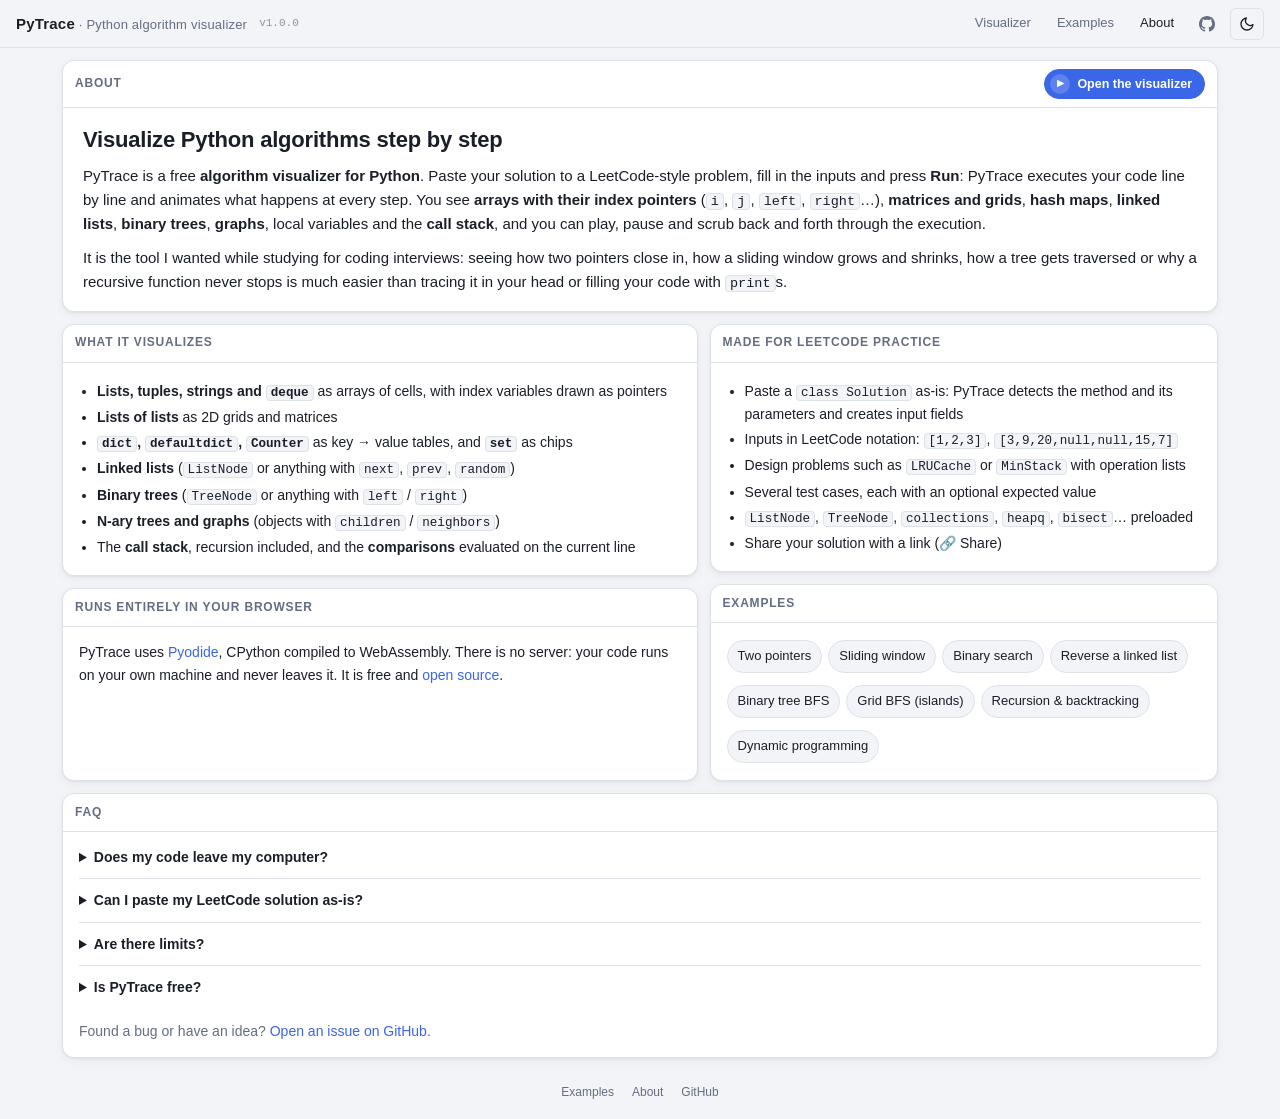
<file: about/index.html>
<!DOCTYPE html>
<html lang="en">
<head>
<meta charset="utf-8">
<meta name="viewport" content="width=device-width, initial-scale=1">
<title>About PyTrace – Step-by-Step Python Algorithm Visualizer</title>
<meta name="description" content="PyTrace runs your Python code line by line and animates arrays with pointers, matrices, linked lists, trees, graphs and the call stack. Free, in your browser.">
<link rel="canonical" href="https://pytrace.app/about/">
<link rel="icon" href="/assets/favicon.svg" type="image/svg+xml">
<link rel="icon" href="/assets/favicon.ico" sizes="32x32">
<link rel="apple-touch-icon" href="/assets/apple-touch-icon.png">
<meta property="og:type" content="website">
<meta property="og:site_name" content="PyTrace">
<meta property="og:url" content="https://pytrace.app/about/">
<meta property="og:title" content="About PyTrace – Step-by-Step Python Algorithm Visualizer">
<meta property="og:description" content="PyTrace runs your Python code line by line and animates arrays with pointers, matrices, linked lists, trees, graphs and the call stack. Free, in your browser.">
<meta property="og:image" content="https://pytrace.app/assets/og.png">
<meta property="og:image:width" content="1200">
<meta property="og:image:height" content="630">
<meta name="twitter:card" content="summary_large_image">
<script>
  // same theme logic as the visualizer: saved choice, else the OS preference (before first paint)
  (() => {
    let t = null;
    try { t = JSON.parse(localStorage.getItem("viz.state.v1") || "{}").theme; } catch (e) {}
    if (t !== "light" && t !== "dark") t = matchMedia("(prefers-color-scheme: light)").matches ? "light" : "dark";
    document.documentElement.dataset.theme = t;
  })();
</script>
<link rel="stylesheet" href="/assets/site.css">
<script type="application/ld+json">
{
 "@context": "https://schema.org",
 "@graph": [
  {
   "@type": "AboutPage",
   "name": "About PyTrace – Step-by-Step Python Algorithm Visualizer",
   "description": "PyTrace runs your Python code line by line and animates arrays with pointers, matrices, linked lists, trees, graphs and the call stack. Free, in your browser.",
   "url": "https://pytrace.app/about/",
   "about": {
    "@id": "https://pytrace.app/#app"
   }
  },
  {
   "@type": "FAQPage",
   "mainEntity": [
    {
     "@type": "Question",
     "name": "Does my code leave my computer?",
     "acceptedAnswer": {
      "@type": "Answer",
      "text": "No. PyTrace runs CPython compiled to WebAssembly (Pyodide) inside your browser tab. There is no server, and your code, test cases and layout are only saved in your browser's localStorage."
     }
    },
    {
     "@type": "Question",
     "name": "Can I paste my LeetCode solution as-is?",
     "acceptedAnswer": {
      "@type": "Answer",
      "text": "Yes. Write it in the usual class Solution format (plain functions and scripts work too). PyTrace detects the method parameters and creates input fields. ListNode and TreeNode inputs use LeetCode notation such as [1,2,3] or [3,9,20,null,null,15,7], and common imports like collections, heapq and bisect are preloaded."
     }
    },
    {
     "@type": "Question",
     "name": "Are there limits?",
     "acceptedAnswer": {
      "@type": "Answer",
      "text": "Each run records up to 5,000 steps, and visualizations are capped (arrays up to 80 cells, matrices up to 40×40). It is meant for small inputs, not for measuring performance. Threads, subprocesses and sockets are not available."
     }
    },
    {
     "@type": "Question",
     "name": "Is PyTrace free?",
     "acceptedAnswer": {
      "@type": "Answer",
      "text": "Yes. PyTrace is free, open source and needs no sign-up."
     }
    }
   ]
  },
  {
   "@type": "BreadcrumbList",
   "itemListElement": [
    {
     "@type": "ListItem",
     "position": 1,
     "name": "PyTrace",
     "item": "https://pytrace.app/"
    },
    {
     "@type": "ListItem",
     "position": 2,
     "name": "About",
     "item": "https://pytrace.app/about/"
    }
   ]
  }
 ]
}
</script>
</head>
<body>
<header>
  <div class="logo"><a href="/">PyTrace</a><span class="tagline"> · Python algorithm visualizer</span></div>
  <span class="ver">v1.0.0</span>
  <nav>
    <a class="navlink" href="/">Visualizer</a><a class="navlink" href="/examples/">Examples</a><a class="navlink" href="/about/" aria-current="page">About</a>
    <a class="gh-link" href="https://github.com/arvazvi/pytrace" rel="noopener" title="Source code on GitHub" aria-label="PyTrace on GitHub"><svg viewBox="0 0 16 16" width="16" height="16" fill="currentColor" aria-hidden="true"><path d="M8 0C3.58 0 0 3.58 0 8c0 3.54 2.29 6.53 5.47 7.59.4.07.55-.17.55-.38 0-.19-.01-.82-.01-1.49-2.01.37-2.53-.49-2.69-.94-.09-.23-.48-.94-.82-1.13-.28-.15-.68-.52-.01-.53.63-.01 1.08.58 1.23.82.72 1.21 1.87.87 2.33.66.07-.52.28-.87.51-1.07-1.78-.2-3.64-.89-3.64-3.95 0-.87.31-1.59.82-2.15-.08-.2-.36-1.02.08-2.12 0 0 .67-.21 2.2.82.64-.18 1.32-.27 2-.27.68 0 1.36.09 2 .27 1.53-1.04 2.2-.82 2.2-.82.44 1.1.16 1.92.08 2.12.51.56.82 1.27.82 2.15 0 3.07-1.87 3.75-3.65 3.95.29.25.54.73.54 1.48 0 1.07-.01 1.93-.01 2.2 0 .21.15.46.55.38A8.013 8.013 0 0016 8c0-4.42-3.58-8-8-8z"/></svg></a>
    <button id="themeBtn" class="icon" aria-label="Toggle light/dark mode"><svg class="sun" viewBox="0 0 24 24" width="16" height="16" fill="none" stroke="currentColor" stroke-width="2" stroke-linecap="round"><circle cx="12" cy="12" r="4"/><path d="M12 2v2M12 20v2M4.93 4.93l1.41 1.41M17.66 17.66l1.41 1.41M2 12h2M20 12h2M4.93 19.07l1.41-1.41M17.66 6.34l1.41-1.41"/></svg><svg class="moon" viewBox="0 0 24 24" width="16" height="16" fill="none" stroke="currentColor" stroke-width="2" stroke-linecap="round" stroke-linejoin="round"><path d="M21 12.79A9 9 0 1 1 11.21 3 7 7 0 0 0 21 12.79z"/></svg></button>
  </nav>
</header>
<main>
<section class="card hero"><div class="card-head"><span class="label">About</span><span class="spacer"></span><a class="run" href="/"><span class="ico">▶</span>Open the visualizer</a></div><div class="card-body"><h1>Visualize Python algorithms step by step</h1><p>PyTrace is a free <strong>algorithm visualizer for Python</strong>. Paste your solution to a LeetCode-style problem, fill in the inputs and press <b>Run</b>: PyTrace executes your code line by line and animates what happens at every step. You see <strong>arrays with their index pointers</strong> (<code>i</code>, <code>j</code>, <code>left</code>, <code>right</code>…), <strong>matrices and grids</strong>, <strong>hash maps</strong>, <strong>linked lists</strong>, <strong>binary trees</strong>, <strong>graphs</strong>, local variables and the <strong>call stack</strong>, and you can play, pause and scrub back and forth through the execution.</p><p>It is the tool I wanted while studying for coding interviews: seeing how two pointers close in, how a sliding window grows and shrinks, how a tree gets traversed or why a recursive function never stops is much easier than tracing it in your head or filling your code with <code>print</code>s.</p></div></section>
<div class="cols-2"><div class="stack"><section class="card "><div class="card-head"><h2>What it visualizes</h2><span class="spacer"></span></div><div class="card-body"><ul>
<li><b>Lists, tuples, strings and <code>deque</code></b> as arrays of cells, with index variables drawn as pointers</li>
<li><b>Lists of lists</b> as 2D grids and matrices</li>
<li><b><code>dict</code>, <code>defaultdict</code>, <code>Counter</code></b> as key → value tables, and <b><code>set</code></b> as chips</li>
<li><b>Linked lists</b> (<code>ListNode</code> or anything with <code>next</code>, <code>prev</code>, <code>random</code>)</li>
<li><b>Binary trees</b> (<code>TreeNode</code> or anything with <code>left</code> / <code>right</code>)</li>
<li><b>N-ary trees and graphs</b> (objects with <code>children</code> / <code>neighbors</code>)</li>
<li>The <b>call stack</b>, recursion included, and the <b>comparisons</b> evaluated on the current line</li>
</ul></div></section><section class="card "><div class="card-head"><h2>Runs entirely in your browser</h2><span class="spacer"></span></div><div class="card-body"><p>PyTrace uses <a href="https://pyodide.org" rel="noopener">Pyodide</a>, CPython compiled to WebAssembly. There is no server: your code runs on your own machine and never leaves it. It is free and <a href="https://github.com/arvazvi/pytrace" rel="noopener">open source</a>.</p></div></section></div><div class="stack"><section class="card "><div class="card-head"><h2>Made for LeetCode practice</h2><span class="spacer"></span></div><div class="card-body"><ul>
<li>Paste a <code>class Solution</code> as-is: PyTrace detects the method and its parameters and creates input fields</li>
<li>Inputs in LeetCode notation: <code>[1,2,3]</code>, <code>[3,9,20,null,null,15,7]</code></li>
<li>Design problems such as <code>LRUCache</code> or <code>MinStack</code> with operation lists</li>
<li>Several test cases, each with an optional expected value</li>
<li><code>ListNode</code>, <code>TreeNode</code>, <code>collections</code>, <code>heapq</code>, <code>bisect</code>… preloaded</li>
<li>Share your solution with a link (🔗 Share)</li>
</ul></div></section><section class="card "><div class="card-head"><h2>Examples</h2><span class="spacer"></span></div><div class="card-body"><ul class="chips"><li><a href="/examples/two-pointers/">Two pointers</a></li><li><a href="/examples/sliding-window/">Sliding window</a></li><li><a href="/examples/binary-search/">Binary search</a></li><li><a href="/examples/reverse-linked-list/">Reverse a linked list</a></li><li><a href="/examples/binary-tree-level-order-traversal/">Binary tree BFS</a></li><li><a href="/examples/number-of-islands/">Grid BFS (islands)</a></li><li><a href="/examples/backtracking-subsets/">Recursion &amp; backtracking</a></li><li><a href="/examples/dynamic-programming-coin-change/">Dynamic programming</a></li></ul></div></section></div></div>
<section class="card "><div class="card-head"><h2>FAQ</h2><span class="spacer"></span></div><div class="card-body"><details><summary>Does my code leave my computer?</summary><p>No. PyTrace runs CPython compiled to WebAssembly (Pyodide) inside your browser tab. There is no server, and your code, test cases and layout are only saved in your browser&#x27;s localStorage.</p></details><details><summary>Can I paste my LeetCode solution as-is?</summary><p>Yes. Write it in the usual class Solution format (plain functions and scripts work too). PyTrace detects the method parameters and creates input fields. ListNode and TreeNode inputs use LeetCode notation such as [1,2,3] or [3,9,20,null,null,15,7], and common imports like collections, heapq and bisect are preloaded.</p></details><details><summary>Are there limits?</summary><p>Each run records up to 5,000 steps, and visualizations are capped (arrays up to 80 cells, matrices up to 40×40). It is meant for small inputs, not for measuring performance. Threads, subprocesses and sockets are not available.</p></details><details><summary>Is PyTrace free?</summary><p>Yes. PyTrace is free, open source and needs no sign-up.</p></details><p class="muted" style="margin-top:12px">Found a bug or have an idea? <a href="https://github.com/arvazvi/pytrace/issues" rel="noopener">Open an issue on GitHub</a>.</p></div></section>
</main>
<footer class="site-footer">
  <a href="/examples/">Examples</a>
  <a href="/about/">About</a>
  <a href="https://github.com/arvazvi/pytrace" rel="noopener">GitHub</a>
</footer>
<script src="/assets/site.js"></script>
</body>
</html>
</file>
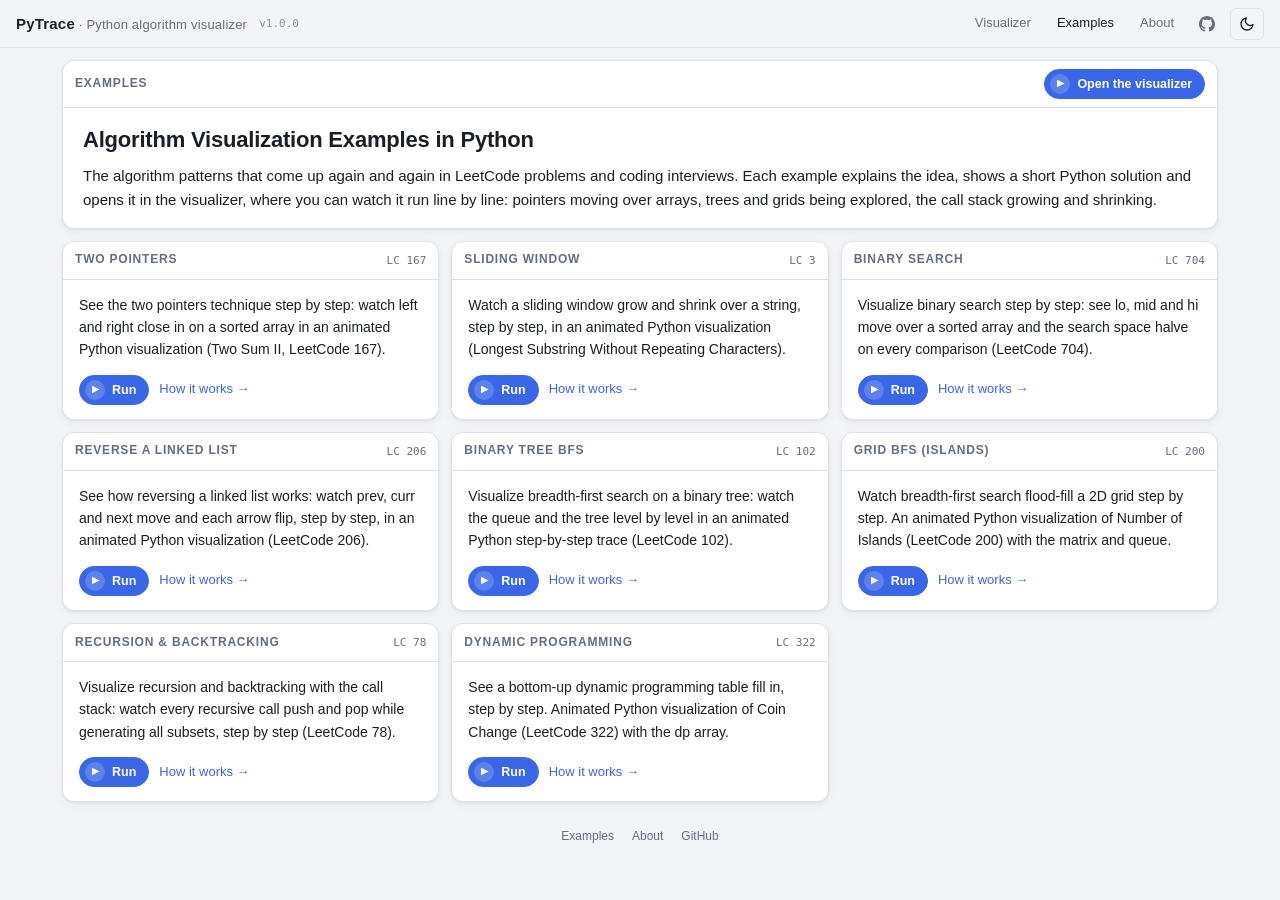
<file: examples/index.html>
<!DOCTYPE html>
<html lang="en">
<head>
<meta charset="utf-8">
<meta name="viewport" content="width=device-width, initial-scale=1">
<title>Algorithm Visualization Examples in Python | PyTrace</title>
<meta name="description" content="Step-by-step Python visualizations of common algorithm patterns: two pointers, sliding window, binary search, linked lists, BFS, backtracking and DP.">
<link rel="canonical" href="https://pytrace.app/examples/">
<link rel="icon" href="/assets/favicon.svg" type="image/svg+xml">
<link rel="icon" href="/assets/favicon.ico" sizes="32x32">
<link rel="apple-touch-icon" href="/assets/apple-touch-icon.png">
<meta property="og:type" content="website">
<meta property="og:site_name" content="PyTrace">
<meta property="og:url" content="https://pytrace.app/examples/">
<meta property="og:title" content="Algorithm Visualization Examples in Python | PyTrace">
<meta property="og:description" content="Step-by-step Python visualizations of common algorithm patterns: two pointers, sliding window, binary search, linked lists, BFS, backtracking and DP.">
<meta property="og:image" content="https://pytrace.app/assets/og.png">
<meta property="og:image:width" content="1200">
<meta property="og:image:height" content="630">
<meta name="twitter:card" content="summary_large_image">
<script>
  // same theme logic as the visualizer: saved choice, else the OS preference (before first paint)
  (() => {
    let t = null;
    try { t = JSON.parse(localStorage.getItem("viz.state.v1") || "{}").theme; } catch (e) {}
    if (t !== "light" && t !== "dark") t = matchMedia("(prefers-color-scheme: light)").matches ? "light" : "dark";
    document.documentElement.dataset.theme = t;
  })();
</script>
<link rel="stylesheet" href="/assets/site.css">
<script type="application/ld+json">
{
 "@context": "https://schema.org",
 "@graph": [
  {
   "@type": "CollectionPage",
   "name": "Algorithm Visualization Examples in Python",
   "description": "Step-by-step Python visualizations of common algorithm patterns: two pointers, sliding window, binary search, linked lists, BFS, backtracking and DP.",
   "url": "https://pytrace.app/examples/",
   "hasPart": [
    {
     "@type": "TechArticle",
     "name": "Two Pointers Visualization in Python",
     "url": "https://pytrace.app/examples/two-pointers/"
    },
    {
     "@type": "TechArticle",
     "name": "Sliding Window Visualization in Python",
     "url": "https://pytrace.app/examples/sliding-window/"
    },
    {
     "@type": "TechArticle",
     "name": "Binary Search Visualization in Python",
     "url": "https://pytrace.app/examples/binary-search/"
    },
    {
     "@type": "TechArticle",
     "name": "Reverse a Linked List – Python Visualization",
     "url": "https://pytrace.app/examples/reverse-linked-list/"
    },
    {
     "@type": "TechArticle",
     "name": "Level Order Traversal Visualization (Python BFS)",
     "url": "https://pytrace.app/examples/binary-tree-level-order-traversal/"
    },
    {
     "@type": "TechArticle",
     "name": "Number of Islands: Grid BFS Visualization",
     "url": "https://pytrace.app/examples/number-of-islands/"
    },
    {
     "@type": "TechArticle",
     "name": "Recursion and Backtracking Visualization in Python",
     "url": "https://pytrace.app/examples/backtracking-subsets/"
    },
    {
     "@type": "TechArticle",
     "name": "Dynamic Programming Visualization in Python",
     "url": "https://pytrace.app/examples/dynamic-programming-coin-change/"
    }
   ]
  },
  {
   "@type": "BreadcrumbList",
   "itemListElement": [
    {
     "@type": "ListItem",
     "position": 1,
     "name": "PyTrace",
     "item": "https://pytrace.app/"
    },
    {
     "@type": "ListItem",
     "position": 2,
     "name": "Examples",
     "item": "https://pytrace.app/examples/"
    }
   ]
  }
 ]
}
</script>
</head>
<body>
<header>
  <div class="logo"><a href="/">PyTrace</a><span class="tagline"> · Python algorithm visualizer</span></div>
  <span class="ver">v1.0.0</span>
  <nav>
    <a class="navlink" href="/">Visualizer</a><a class="navlink" href="/examples/" aria-current="page">Examples</a><a class="navlink" href="/about/">About</a>
    <a class="gh-link" href="https://github.com/arvazvi/pytrace" rel="noopener" title="Source code on GitHub" aria-label="PyTrace on GitHub"><svg viewBox="0 0 16 16" width="16" height="16" fill="currentColor" aria-hidden="true"><path d="M8 0C3.58 0 0 3.58 0 8c0 3.54 2.29 6.53 5.47 7.59.4.07.55-.17.55-.38 0-.19-.01-.82-.01-1.49-2.01.37-2.53-.49-2.69-.94-.09-.23-.48-.94-.82-1.13-.28-.15-.68-.52-.01-.53.63-.01 1.08.58 1.23.82.72 1.21 1.87.87 2.33.66.07-.52.28-.87.51-1.07-1.78-.2-3.64-.89-3.64-3.95 0-.87.31-1.59.82-2.15-.08-.2-.36-1.02.08-2.12 0 0 .67-.21 2.2.82.64-.18 1.32-.27 2-.27.68 0 1.36.09 2 .27 1.53-1.04 2.2-.82 2.2-.82.44 1.1.16 1.92.08 2.12.51.56.82 1.27.82 2.15 0 3.07-1.87 3.75-3.65 3.95.29.25.54.73.54 1.48 0 1.07-.01 1.93-.01 2.2 0 .21.15.46.55.38A8.013 8.013 0 0016 8c0-4.42-3.58-8-8-8z"/></svg></a>
    <button id="themeBtn" class="icon" aria-label="Toggle light/dark mode"><svg class="sun" viewBox="0 0 24 24" width="16" height="16" fill="none" stroke="currentColor" stroke-width="2" stroke-linecap="round"><circle cx="12" cy="12" r="4"/><path d="M12 2v2M12 20v2M4.93 4.93l1.41 1.41M17.66 17.66l1.41 1.41M2 12h2M20 12h2M4.93 19.07l1.41-1.41M17.66 6.34l1.41-1.41"/></svg><svg class="moon" viewBox="0 0 24 24" width="16" height="16" fill="none" stroke="currentColor" stroke-width="2" stroke-linecap="round" stroke-linejoin="round"><path d="M21 12.79A9 9 0 1 1 11.21 3 7 7 0 0 0 21 12.79z"/></svg></button>
  </nav>
</header>
<main>
<section class="card hero"><div class="card-head"><span class="label">Examples</span><span class="spacer"></span><a class="run" href="/"><span class="ico">▶</span>Open the visualizer</a></div><div class="card-body"><h1>Algorithm Visualization Examples in Python</h1><p>The algorithm patterns that come up again and again in LeetCode problems and coding interviews. Each example explains the idea, shows a short Python solution and opens it in the visualizer, where you can watch it run line by line: pointers moving over arrays, trees and grids being explored, the call stack growing and shrinking.</p></div></section>
<div class="grid-cards"><article class="card ex-card"><div class="card-head"><h2><a href="/examples/two-pointers/">Two pointers</a></h2><span class="spacer"></span><span class="meta">LC 167</span></div>
<div class="card-body"><p>See the two pointers technique step by step: watch left and right close in on a sorted array in an animated Python visualization (Two Sum II, LeetCode 167).</p></div>
<div class="foot"><a class="run" href="/#s=[base64]"><span class="ico">▶</span>Run</a><a class="more" href="/examples/two-pointers/">How it works →</a></div></article><article class="card ex-card"><div class="card-head"><h2><a href="/examples/sliding-window/">Sliding window</a></h2><span class="spacer"></span><span class="meta">LC 3</span></div>
<div class="card-body"><p>Watch a sliding window grow and shrink over a string, step by step, in an animated Python visualization (Longest Substring Without Repeating Characters).</p></div>
<div class="foot"><a class="run" href="/#s=[base64]"><span class="ico">▶</span>Run</a><a class="more" href="/examples/sliding-window/">How it works →</a></div></article><article class="card ex-card"><div class="card-head"><h2><a href="/examples/binary-search/">Binary search</a></h2><span class="spacer"></span><span class="meta">LC 704</span></div>
<div class="card-body"><p>Visualize binary search step by step: see lo, mid and hi move over a sorted array and the search space halve on every comparison (LeetCode 704).</p></div>
<div class="foot"><a class="run" href="/#s=[base64]"><span class="ico">▶</span>Run</a><a class="more" href="/examples/binary-search/">How it works →</a></div></article><article class="card ex-card"><div class="card-head"><h2><a href="/examples/reverse-linked-list/">Reverse a linked list</a></h2><span class="spacer"></span><span class="meta">LC 206</span></div>
<div class="card-body"><p>See how reversing a linked list works: watch prev, curr and next move and each arrow flip, step by step, in an animated Python visualization (LeetCode 206).</p></div>
<div class="foot"><a class="run" href="/#s=[base64]"><span class="ico">▶</span>Run</a><a class="more" href="/examples/reverse-linked-list/">How it works →</a></div></article><article class="card ex-card"><div class="card-head"><h2><a href="/examples/binary-tree-level-order-traversal/">Binary tree BFS</a></h2><span class="spacer"></span><span class="meta">LC 102</span></div>
<div class="card-body"><p>Visualize breadth-first search on a binary tree: watch the queue and the tree level by level in an animated Python step-by-step trace (LeetCode 102).</p></div>
<div class="foot"><a class="run" href="/#s=[base64]"><span class="ico">▶</span>Run</a><a class="more" href="/examples/binary-tree-level-order-traversal/">How it works →</a></div></article><article class="card ex-card"><div class="card-head"><h2><a href="/examples/number-of-islands/">Grid BFS (islands)</a></h2><span class="spacer"></span><span class="meta">LC 200</span></div>
<div class="card-body"><p>Watch breadth-first search flood-fill a 2D grid step by step. An animated Python visualization of Number of Islands (LeetCode 200) with the matrix and queue.</p></div>
<div class="foot"><a class="run" href="/#s=[base64]"><span class="ico">▶</span>Run</a><a class="more" href="/examples/number-of-islands/">How it works →</a></div></article><article class="card ex-card"><div class="card-head"><h2><a href="/examples/backtracking-subsets/">Recursion &amp; backtracking</a></h2><span class="spacer"></span><span class="meta">LC 78</span></div>
<div class="card-body"><p>Visualize recursion and backtracking with the call stack: watch every recursive call push and pop while generating all subsets, step by step (LeetCode 78).</p></div>
<div class="foot"><a class="run" href="/#s=[base64]"><span class="ico">▶</span>Run</a><a class="more" href="/examples/backtracking-subsets/">How it works →</a></div></article><article class="card ex-card"><div class="card-head"><h2><a href="/examples/dynamic-programming-coin-change/">Dynamic programming</a></h2><span class="spacer"></span><span class="meta">LC 322</span></div>
<div class="card-body"><p>See a bottom-up dynamic programming table fill in, step by step. Animated Python visualization of Coin Change (LeetCode 322) with the dp array.</p></div>
<div class="foot"><a class="run" href="/#s=[base64]"><span class="ico">▶</span>Run</a><a class="more" href="/examples/dynamic-programming-coin-change/">How it works →</a></div></article></div>
</main>
<footer class="site-footer">
  <a href="/examples/">Examples</a>
  <a href="/about/">About</a>
  <a href="https://github.com/arvazvi/pytrace" rel="noopener">GitHub</a>
</footer>
<script src="/assets/site.js"></script>
</body>
</html>
</file>
<file: assets/site.css>
/* PyTrace content pages (examples, about). Same tokens, header and cards as the visualizer (index.html). */
:root {
  --bg: #0f1115; --panel: #171a21; --panel-2: #1e222b; --border: #2a2f3a;
  --text: #e6e8ee; --muted: #8b93a7; --accent: #7aa2ff; --ok: #3ecf8e; --on-accent: #0b1020;
  --header-bg: rgba(15, 17, 21, .86);
  --shadow-sm: 0 1px 0 rgba(255, 255, 255, .03) inset, 0 4px 14px rgba(0, 0, 0, .18);
  --p0: #f5a524; --p1: #22d3ee;
  --mono: ui-monospace, "SF Mono", Menlo, Consolas, monospace;
  color-scheme: dark;
}
:root[data-theme="light"] {
  --bg: #f3f4f7; --panel: #ffffff; --panel-2: #f2f4f8; --border: #dde1e8;
  --text: #1a1e27; --muted: #646d82; --accent: #3a66e8; --ok: #0f9d58; --on-accent: #ffffff;
  --header-bg: rgba(243, 244, 247, .86);
  --shadow-sm: 0 1px 2px rgba(16, 24, 40, .05), 0 3px 10px rgba(16, 24, 40, .05);
  --p0: #c47a06; --p1: #0891b2;
  color-scheme: light;
}
* { box-sizing: border-box; }
html, body { margin: 0; background: var(--bg); color: var(--text);
  font: 14px/1.45 -apple-system, BlinkMacSystemFont, "Segoe UI", Roboto, sans-serif; }
a { color: var(--accent); text-decoration: none; }
a:hover { text-decoration: underline; }
code { font-family: var(--mono); font-size: .9em; background: var(--panel-2);
  border: 1px solid var(--border); border-radius: 4px; padding: 0 4px; }

/* ---- header (same as the visualizer) ---- */
header { display: flex; align-items: center; gap: 12px; padding: 0 16px; height: 48px;
  position: sticky; top: 0; z-index: 20; background: var(--header-bg);
  backdrop-filter: blur(10px); -webkit-backdrop-filter: blur(10px); border-bottom: 1px solid var(--border); }
header .logo { font-size: 15px; margin: 0; font-weight: 600; letter-spacing: .2px; white-space: nowrap; }
header .logo a { color: inherit; text-decoration: none; }
header .tagline { color: var(--muted); font-weight: 400; font-size: 13px; }
header .ver { color: var(--muted); font-size: 11px; font-family: var(--mono); opacity: .7; white-space: nowrap; }
@media (max-width: 900px) { header .tagline, header .ver { display: none; } }
@media (max-width: 420px) { .navlink[href="/"] { display: none; } }
header nav { margin-left: auto; display: flex; align-items: center; gap: 6px; }
.navlink { color: var(--muted); font-size: 13px; padding: 6px 10px; border-radius: 6px; white-space: nowrap; }
.navlink:hover { color: var(--text); text-decoration: none; }
.navlink[aria-current="page"] { color: var(--text); background: var(--panel-2); }
.gh-link { display: inline-flex; align-items: center; justify-content: center; width: 34px; height: 32px;
  color: var(--muted); border-radius: 8px; transition: color .15s; }
.gh-link:hover, .gh-link:focus-visible { color: var(--text); }
button { background: var(--panel-2); color: var(--text); border: 1px solid var(--border);
  border-radius: 6px; padding: 6px 10px; font: inherit; cursor: pointer; }
button:hover { border-color: var(--accent); }
button.icon { display: inline-flex; align-items: center; justify-content: center; width: 34px; height: 32px; padding: 0; }
:root[data-theme="dark"] #themeBtn .moon, :root[data-theme="light"] #themeBtn .sun { display: none; }

/* ---- cards (same as the visualizer) ---- */
main { max-width: 1180px; margin: 0 auto; padding: 12px; display: grid; gap: 12px; }
.card { background: var(--panel); border: 1px solid var(--border); border-radius: 12px;
  box-shadow: var(--shadow-sm); overflow: hidden; min-width: 0; }
.card-head { display: flex; align-items: center; gap: 8px; padding: 8px 12px; min-height: 38px;
  border-bottom: 1px solid var(--border); }
.card-head h2, .card-head .label { margin: 0; font-size: 12px; text-transform: uppercase; letter-spacing: .8px;
  color: var(--muted); font-weight: 600; white-space: nowrap; overflow: hidden; text-overflow: ellipsis; }
.card-head .label a { color: var(--muted); }
.card-head .label a:hover { color: var(--text); text-decoration: none; }
.card-head .spacer { flex: 1; }
.card-head .meta { color: var(--muted); font: 11px var(--mono); white-space: nowrap; }
.card-body { padding: 14px 16px; line-height: 1.6; }
.card-body > :first-child { margin-top: 0; }
.card-body > :last-child { margin-bottom: 0; }
.card-body p { margin: 0 0 10px; }
.card-body ul { margin: 0; padding-left: 18px; }
.card-body li { margin: 3px 0; }
.card-body h3 { font-size: 14px; margin: 16px 0 4px; }
.muted { color: var(--muted); }

.hero h1 { font-size: 22px; line-height: 1.25; margin: 0 0 10px; letter-spacing: -.2px; }
.hero .card-body { padding: 18px 20px 16px; font-size: 15px; }
.hero .cx { display: flex; flex-wrap: wrap; align-items: baseline; gap: 4px 12px; margin: 14px 0 0;
  padding-top: 12px; border-top: 1px solid var(--border); font-size: 14px; }
.hero .cx-k { font-size: 12px; text-transform: uppercase; letter-spacing: .8px; color: var(--muted); font-weight: 600; }

/* Run pill: same as the visualizer's Run button */
.run { display: inline-flex; align-items: center; gap: 7px; padding: 4px 12px 4px 5px; border-radius: 999px;
  background: var(--accent); border: 1px solid var(--accent); color: var(--on-accent);
  font-weight: 600; font-size: 12.5px; white-space: nowrap; transition: filter .15s, transform .1s; }
.run:hover { filter: brightness(1.1); text-decoration: none; }
.run:active { transform: scale(.96); }
.run .ico { display: inline-flex; align-items: center; justify-content: center; width: 20px; height: 20px;
  border-radius: 50%; background: color-mix(in srgb, var(--on-accent) 18%, transparent); font-size: 9px; padding-left: 1px; }

/* layouts */
.cols-2 { display: grid; grid-template-columns: minmax(0, 1.25fr) minmax(0, 1fr); gap: 12px; align-items: stretch; }
.stack { display: flex; flex-direction: column; gap: 12px; min-width: 0; }
/* both columns share the taller one's height: the code area / the last card on the right grow to fill it */
.cols-2 > .card { display: flex; flex-direction: column; }
.cols-2 > .card > .code { flex: 1; }
.cols-2 .stack > .card:last-child { flex: 1; }
.grid-cards { display: grid; grid-template-columns: repeat(auto-fill, minmax(min(320px, 100%), 1fr)); gap: 12px; }
@media (max-width: 860px) { .cols-2 { grid-template-columns: 1fr; } }

/* code card: looks like the editor (gutter + CodeMirror theme colors) */
.code { display: flex; font: 14px/1.5 var(--mono); overflow-x: auto; }
.code pre { margin: 0; padding: 10px 0; font: inherit; }
.code .gutter { flex: none; padding: 10px 8px 10px 14px; text-align: right; color: var(--muted); opacity: .7;
  border-right: 1px solid var(--border); user-select: none; }
.code .src { flex: 1; padding: 10px 14px; background: transparent !important; color: var(--text); }

/* inputs card: looks like the visualizer's input rows */
.inputs { display: grid; gap: 7px; }
.inputs .row { display: grid; grid-template-columns: 96px 1fr; align-items: center; gap: 8px; }
.inputs .k { font-family: var(--mono); color: var(--muted); text-align: right; font-size: 13px;
  overflow: hidden; text-overflow: ellipsis; white-space: nowrap; }
.inputs .v { font-family: var(--mono); font-size: 13px; background: var(--panel-2); border: 1px solid var(--border);
  border-radius: 6px; padding: 6px 10px; overflow-x: auto; white-space: nowrap; }

/* chips (links to other examples) */
.chips, .card-body .chips { display: flex; flex-wrap: wrap; gap: 6px; list-style: none; margin: 0; padding: 0; }
.chips a { display: inline-block; padding: 5px 10px; border: 1px solid var(--border); border-radius: 999px;
  background: var(--panel-2); color: var(--text); font-size: 13px; }
.chips a:hover { border-color: var(--accent); text-decoration: none; }

/* example cards on /examples/ */
.ex-card { display: flex; flex-direction: column; }
.ex-card .card-body { flex: 1; }
.ex-card h2 a { color: var(--muted); }
.ex-card h2 a:hover { color: var(--text); text-decoration: none; }
.ex-card .foot { display: flex; align-items: center; gap: 10px; padding: 0 16px 14px; }
.ex-card .foot .more { font-size: 13px; }

/* FAQ */
details { border-top: 1px solid var(--border); padding: 10px 0; }
details:first-of-type { border-top: 0; padding-top: 0; }
summary { cursor: pointer; font-weight: 600; }
details p { margin: 6px 0 0; color: var(--muted); }

/* footer: same as the visualizer */
.site-footer { display: flex; flex-wrap: wrap; justify-content: center; gap: 4px 18px; padding: 14px 16px 22px;
  font-size: 12px; color: var(--muted); }
.site-footer a { color: var(--muted); }
.site-footer a:hover { color: var(--text); text-decoration: none; }
</file>
